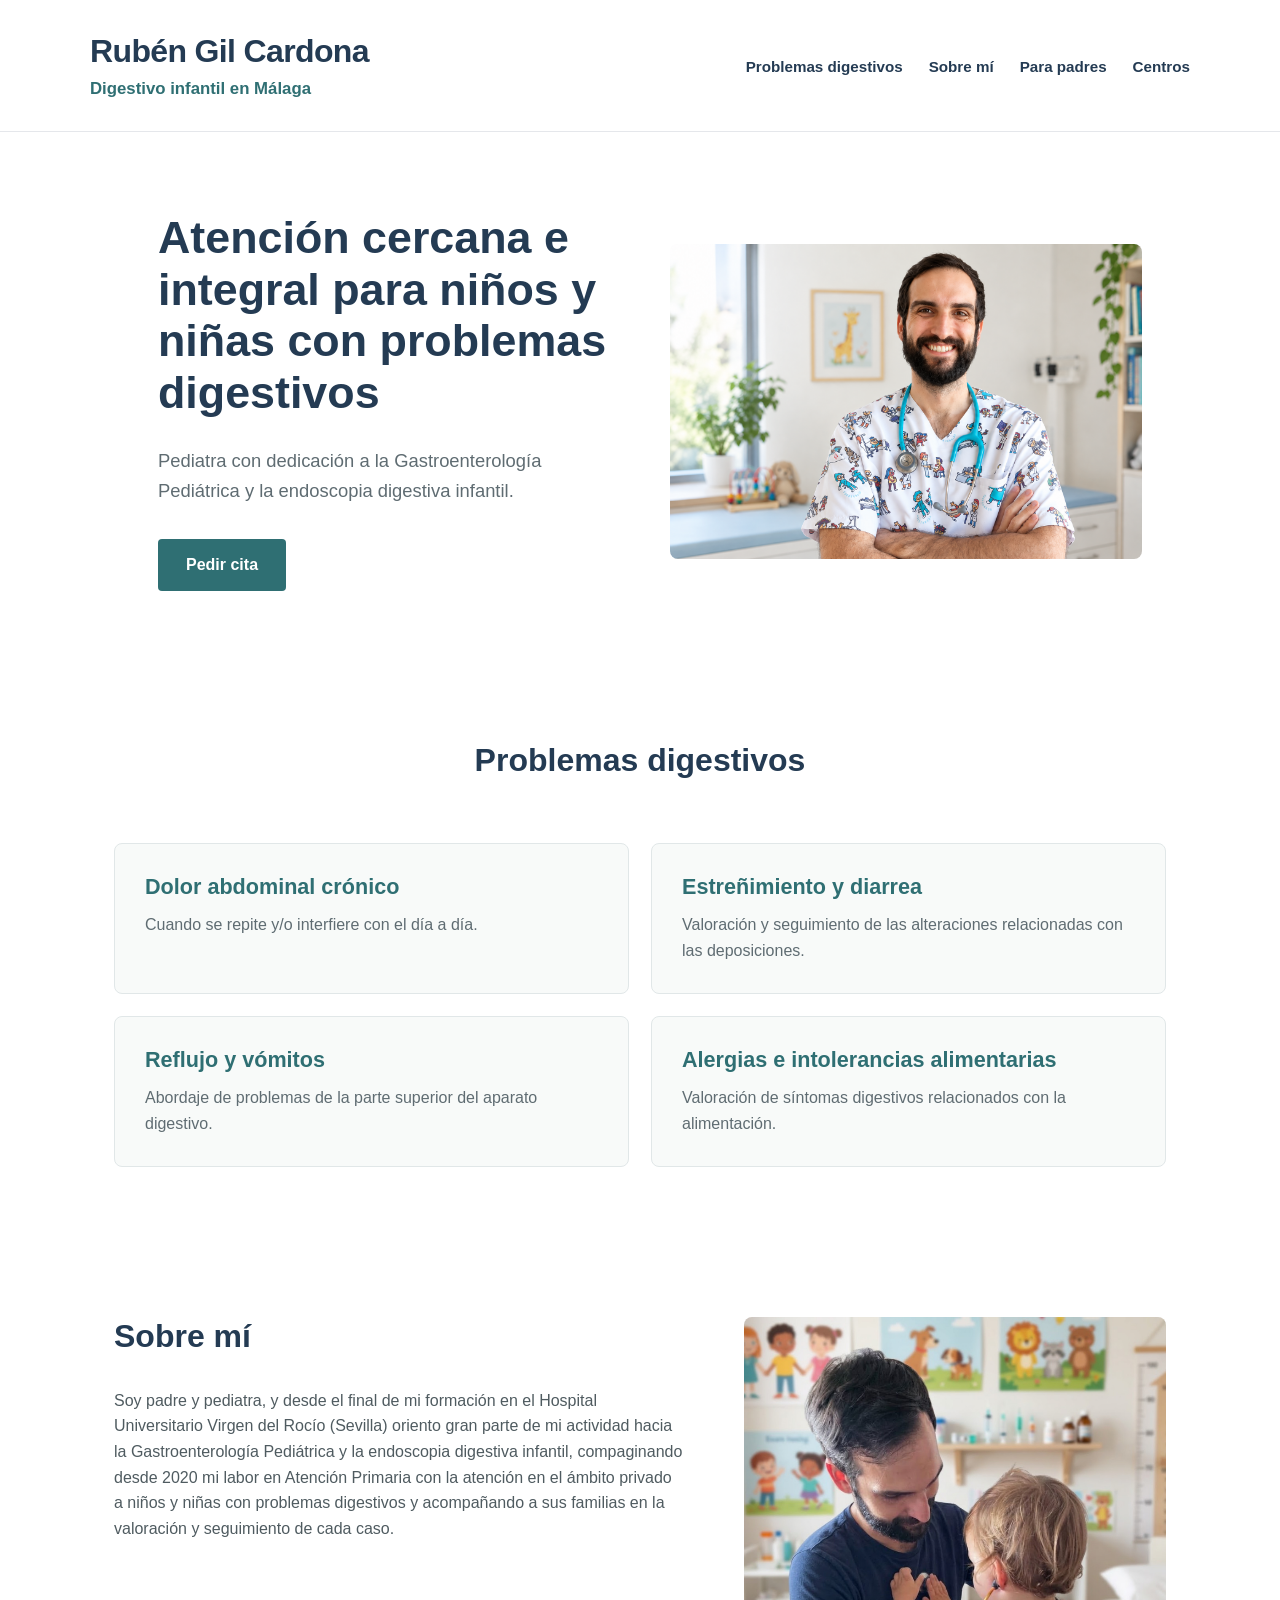
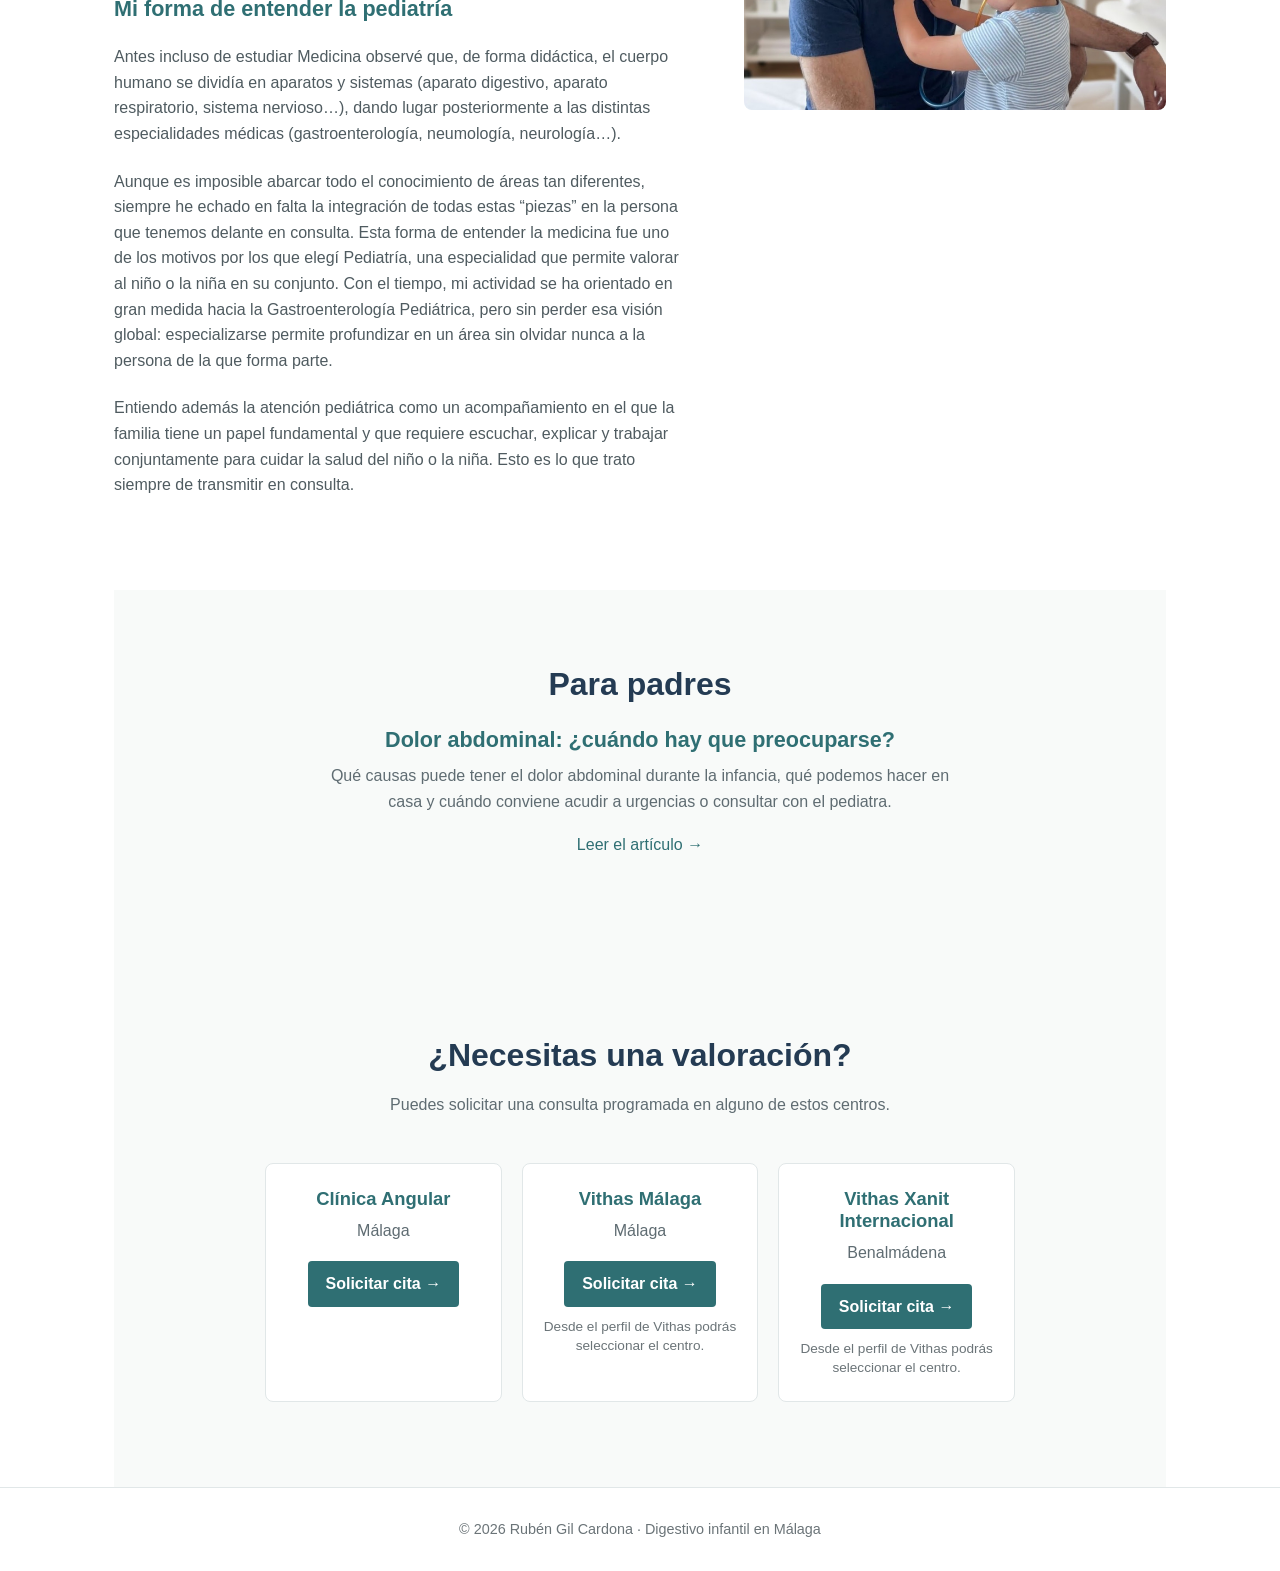
<file: index.html>
<!DOCTYPE html>
<html lang="es">
<head>
  <meta charset="UTF-8">
  <meta name="viewport" content="width=device-width, initial-scale=1.0">

  <title>Rubén Gil Cardona | Digestivo infantil en Málaga</title>

  <meta name="description" content="Rubén Gil Cardona, pediatra con dedicación a la Gastroenterología Pediátrica y la endoscopia digestiva infantil en Málaga. Atención cercana e integral para niños y niñas con problemas digestivos.">

  <link rel="canonical" href="https://rubengilpediatra.es/">

<meta name="google-site-verification" content="cBncr_xajSxtsT8w6PmEui8gW7ySOHb9mTI4gFw9WzY" />

<link rel="stylesheet" href="style.css">
</head>

<body>

 <header class="site-header">

  <div class="site-header-content">
    <div class="site-header-brand">
      <h1>Rubén Gil Cardona</h1>
      <p>Digestivo infantil en Málaga</p>
    </div>

   <nav class="site-nav">
  <a href="#problemas">Problemas digestivos</a>
  <a href="#sobre-mi">Sobre mí</a>
  <a href="#para-padres">Para padres</a>
  <a href="#centros">Centros</a>
</nav>
  </div>

</header>

  <main>

    <section class="hero">

  <div class="hero-content">
    <h2>Atención cercana e integral para niños y niñas con problemas digestivos</h2>

    <p>
      Pediatra con dedicación a la Gastroenterología Pediátrica y la
      endoscopia digestiva infantil.
    </p>

    <a href="#centros">Pedir cita</a>
  </div>

  <div class="hero-image">
    <img src="foto-hero.png" alt="Rubén Gil Cardona, pediatra especializado en Gastroenterología Pediátrica">
  </div>

</section>

<section id="problemas" class="problemas">
  <h2>Problemas digestivos</h2>

      <article>
        <h3>Dolor abdominal crónico</h3>
        <p>
          Cuando se repite y/o interfiere con el día a día.
        </p>
      </article>

      <article>
        <h3>Estreñimiento y diarrea</h3>
        <p>
          Valoración y seguimiento de las alteraciones relacionadas
          con las deposiciones.
        </p>
      </article>

      <article>
        <h3>Reflujo y vómitos</h3>
        <p>
          Abordaje de problemas de la parte superior del aparato digestivo.
        </p>
      </article>

      <article>
        <h3>Alergias e intolerancias alimentarias</h3>
        <p>
          Valoración de síntomas digestivos relacionados con la alimentación.
        </p>
      </article>
    </section>

    <section id="sobre-mi" class="sobre-mi">

  <div class="sobre-mi-contenido">

    <h2>Sobre mí</h2>

    <p>
      Soy padre y pediatra, y desde el final de mi formación en el Hospital
      Universitario Virgen del Rocío (Sevilla) oriento gran parte de mi
      actividad hacia la Gastroenterología Pediátrica y la endoscopia
      digestiva infantil, compaginando desde 2020 mi labor en Atención
      Primaria con la atención en el ámbito privado a niños y niñas con
      problemas digestivos y acompañando a sus familias en la valoración
      y seguimiento de cada caso.
    </p>

    <h3>Mi forma de entender la pediatría</h3>

    <p>
      Antes incluso de estudiar Medicina observé que, de forma didáctica,
      el cuerpo humano se dividía en aparatos y sistemas (aparato digestivo,
      aparato respiratorio, sistema nervioso…), dando lugar posteriormente
      a las distintas especialidades médicas (gastroenterología, neumología,
      neurología…).
    </p>

    <p>
      Aunque es imposible abarcar todo el conocimiento de áreas tan
      diferentes, siempre he echado en falta la integración de todas estas
      “piezas” en la persona que tenemos delante en consulta. Esta forma de
      entender la medicina fue uno de los motivos por los que elegí
      Pediatría, una especialidad que permite valorar al niño o la niña en
      su conjunto. Con el tiempo, mi actividad se ha orientado en gran
      medida hacia la Gastroenterología Pediátrica, pero sin perder esa
      visión global: especializarse permite profundizar en un área sin
      olvidar nunca a la persona de la que forma parte.
    </p>

    <p>
      Entiendo además la atención pediátrica como un acompañamiento en el
      que la familia tiene un papel fundamental y que requiere escuchar,
      explicar y trabajar conjuntamente para cuidar la salud del niño o la
      niña. Esto es lo que trato siempre de transmitir en consulta.
    </p>

  </div>

  <div class="sobre-mi-imagen">
    <img
      src="foto-sobre-mi.jpg"
      alt="Rubén Gil Cardona junto a una niña durante una exploración pediátrica"
    >
  </div>

</section>

    
<section id="para-padres" class="para-padres">
  <h2>Para padres</h2>

  <div class="recurso">
    <h3>
      <a href="dolor-abdominal.html">
        Dolor abdominal: ¿cuándo hay que preocuparse?
      </a>
    </h3>

    <p>
      Qué causas puede tener el dolor abdominal durante la infancia,
      qué podemos hacer en casa y cuándo conviene acudir a urgencias
      o consultar con el pediatra.
    </p>

    <p>
      <a href="dolor-abdominal.html">Leer el artículo →</a>
    </p>
  </div>
</section>
    

   <section id="centros" class="cta-centros">
  <h2>¿Necesitas una valoración?</h2>

  <p>
    Puedes solicitar una consulta programada en alguno de estos centros.
  </p>

  <div class="lista-centros">

    <div>
      <h3>Clínica Angular</h3>
      <p>Málaga</p>
      <a href="https://online.archivexclinical.com/login/rzPTw9Y167d2pmu3sdtswMXJrXtxXT" target="_blank" rel="noopener noreferrer">
        Solicitar cita →
      </a>
    </div>

    <div>
      <h3>Vithas Málaga</h3>
      <p>Málaga</p>
      <a href="https://vithas.es/medico/gil-cardona-ruben/" target="_blank" rel="noopener noreferrer">
        Solicitar cita →
      </a>
      <small>Desde el perfil de Vithas podrás seleccionar el centro.</small>
    </div>

    <div>
      <h3>Vithas Xanit Internacional</h3>
      <p>Benalmádena</p>
      <a href="https://vithas.es/medico/gil-cardona-ruben/" target="_blank" rel="noopener noreferrer">
        Solicitar cita →
      </a>
      <small>Desde el perfil de Vithas podrás seleccionar el centro.</small>
    </div>

  </div>
</section>

  </main>

  <footer>
    <p>© 2026 Rubén Gil Cardona · Digestivo infantil en Málaga</p>
  </footer>

</body>
</html>
</file>
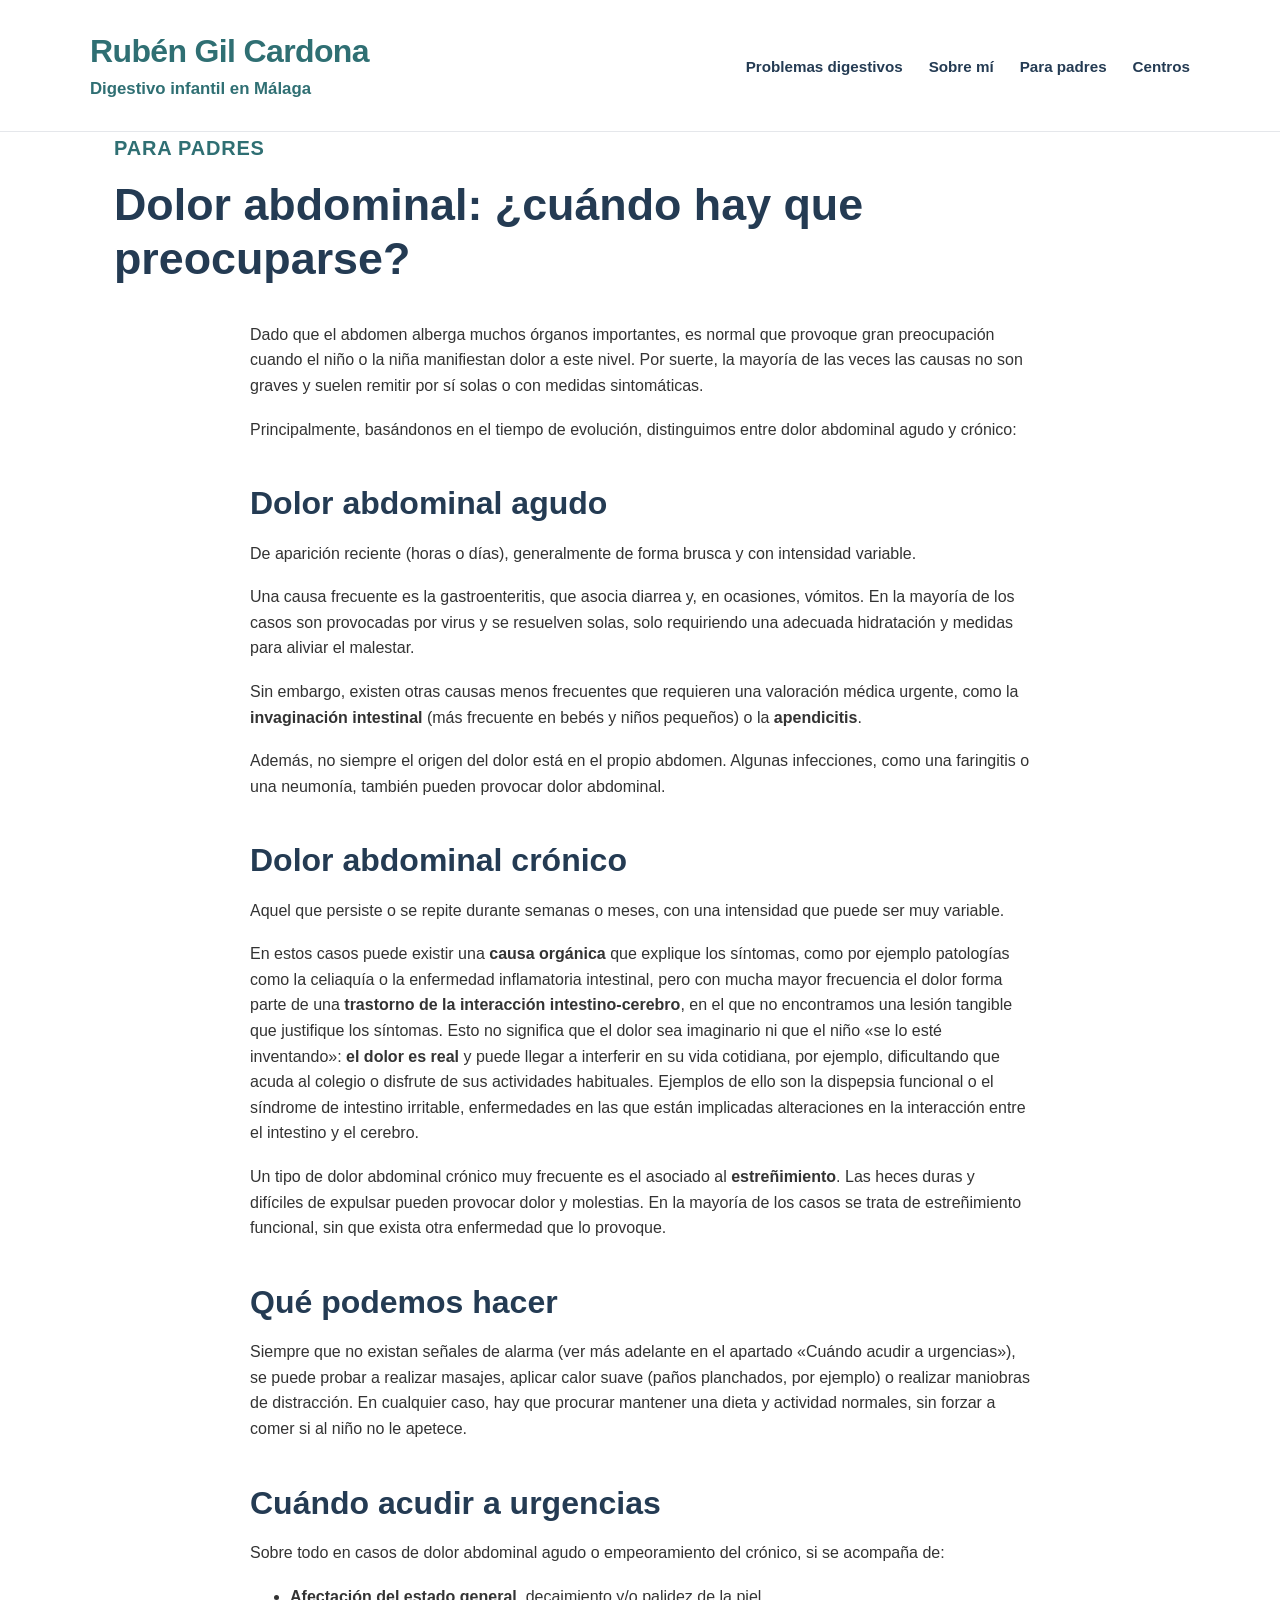
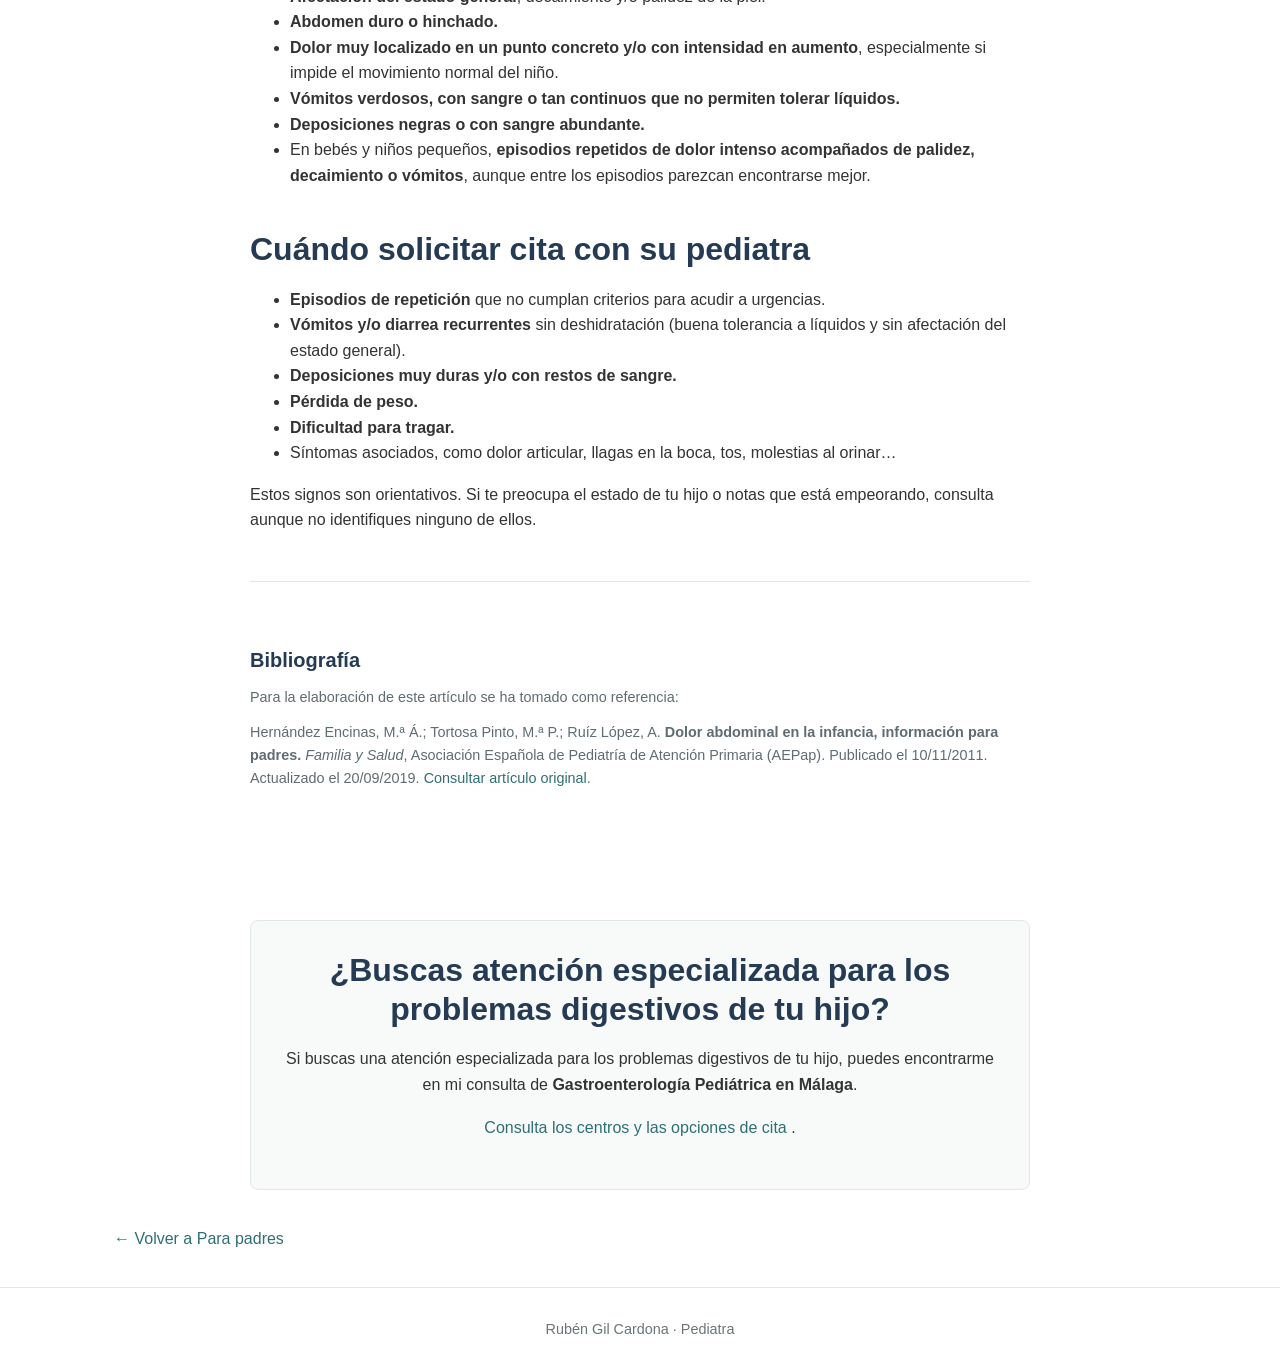
<file: dolor-abdominal.html>
<!DOCTYPE html>
<html lang="es">
<head>
  <meta charset="UTF-8">
  <meta name="viewport" content="width=device-width, initial-scale=1.0">

  <title>Dolor abdominal en niños: ¿cuándo hay que preocuparse? | Rubén Gil</title>
  <meta name="description" content="Dolor abdominal en niños: causas frecuentes, qué podemos hacer en casa y cuándo acudir a urgencias o solicitar cita con el pediatra.">
  <meta name="author" content="Rubén Gil Cardona">
  <meta name="robots" content="index, follow">
  <link rel="canonical" href="https://rubengilpediatra.es/dolor-abdominal.html">

  <link rel="stylesheet" href="style.css">
</head>

<body>

  
<header class="site-header">
  <div class="site-header-content">
    <div class="site-header-brand">
      <h1><a href="index.html">Rubén Gil Cardona</a></h1>
      <p>Digestivo infantil en Málaga</p>
    </div>

    <nav class="site-nav" aria-label="Navegación principal">
      <a href="index.html#problemas">Problemas digestivos</a>
      <a href="index.html#sobre-mi">Sobre mí</a>
      <a href="index.html#para-padres">Para padres</a>
      <a href="index.html#centros">Centros</a>
    </nav>
  </div>
</header>


  <main class="container article-container">

    <article>
      <header class="article-header">
        <p class="article-category">Para padres</p>
        <h1>Dolor abdominal: ¿cuándo hay que preocuparse?</h1>
      </header>

      <div class="article-content">

        <p>
          Dado que el abdomen alberga muchos órganos importantes, es
          normal que provoque gran preocupación cuando el niño o la niña
          manifiestan dolor a este nivel. Por suerte, la mayoría de las
          veces las causas no son graves y suelen remitir por sí solas
          o con medidas sintomáticas.
        </p>

        <p>
          Principalmente, basándonos en el tiempo de evolución,
          distinguimos entre dolor abdominal agudo y crónico:
        </p>

        <h2>Dolor abdominal agudo</h2>

        <p>
          De aparición reciente (horas o días), generalmente de forma
          brusca y con intensidad variable.
        </p>

        <p>
          Una causa frecuente es la gastroenteritis, que asocia diarrea
          y, en ocasiones, vómitos. En la mayoría de los casos son
          provocadas por virus y se resuelven solas, solo requiriendo
          una adecuada hidratación y medidas para aliviar el malestar.
        </p>

        <p>
          Sin embargo, existen otras causas menos frecuentes que
          requieren una valoración médica urgente, como la
          <strong>invaginación intestinal</strong> (más frecuente en
          bebés y niños pequeños) o la <strong>apendicitis</strong>.
        </p>

        <p>
          Además, no siempre el origen del dolor está en el propio
          abdomen. Algunas infecciones, como una faringitis o una
          neumonía, también pueden provocar dolor abdominal.
        </p>

        <h2>Dolor abdominal crónico</h2>

        <p>
          Aquel que persiste o se repite durante semanas o meses,
          con una intensidad que puede ser muy variable.
        </p>

        <p>
          En estos casos puede existir una <strong>causa orgánica</strong>
          que explique los síntomas, como por ejemplo patologías como
          la celiaquía o la enfermedad inflamatoria intestinal, pero
          con mucha mayor frecuencia el dolor forma parte de una
          <strong>trastorno de la interacción intestino-cerebro</strong>,
          en el que no encontramos una lesión tangible que justifique los síntomas.
          Esto no significa que el dolor sea imaginario ni que el niño
          «se lo esté inventando»: <strong>el dolor es real</strong>
          y puede llegar a interferir en su vida cotidiana, por ejemplo,
          dificultando que acuda al colegio o disfrute de sus actividades
          habituales. Ejemplos de ello son la dispepsia funcional o el
          síndrome de intestino irritable, enfermedades en las que están
          implicadas alteraciones en la interacción entre el intestino
          y el cerebro.
        </p>

        <p>
          Un tipo de dolor abdominal crónico muy frecuente es el
          asociado al <strong>estreñimiento</strong>. Las heces duras
          y difíciles de expulsar pueden provocar dolor y molestias.
          En la mayoría de los casos se trata de estreñimiento
          funcional, sin que exista otra enfermedad que lo provoque.
        </p>

        <h2>Qué podemos hacer</h2>

        <p>
          Siempre que no existan señales de alarma (ver más adelante
          en el apartado «Cuándo acudir a urgencias»), se puede probar
          a realizar masajes, aplicar calor suave (paños planchados,
          por ejemplo) o realizar maniobras de distracción. En cualquier
          caso, hay que procurar mantener una dieta y actividad normales,
          sin forzar a comer si al niño no le apetece.
        </p>

        <h2>Cuándo acudir a urgencias</h2>

        <p>
          Sobre todo en casos de dolor abdominal agudo o empeoramiento
          del crónico, si se acompaña de:
        </p>

        <ul>
          <li>
            <strong>Afectación del estado general</strong>, decaimiento
            y/o palidez de la piel.
          </li>
          <li><strong>Abdomen duro o hinchado.</strong></li>
          <li>
            <strong>Dolor muy localizado en un punto concreto y/o con
            intensidad en aumento</strong>, especialmente si impide
            el movimiento normal del niño.
          </li>
          <li>
            <strong>Vómitos verdosos, con sangre o tan continuos que
            no permiten tolerar líquidos.</strong>
          </li>
          <li><strong>Deposiciones negras o con sangre abundante.</strong></li>
          <li>
            En bebés y niños pequeños, <strong>episodios repetidos de
            dolor intenso acompañados de palidez, decaimiento o vómitos</strong>,
            aunque entre los episodios parezcan encontrarse mejor.
          </li>
        </ul>

        <h2>Cuándo solicitar cita con su pediatra</h2>

        <ul>
          <li>
            <strong>Episodios de repetición</strong> que no cumplan
            criterios para acudir a urgencias.
          </li>
          <li>
            <strong>Vómitos y/o diarrea recurrentes</strong> sin
            deshidratación (buena tolerancia a líquidos y sin afectación
            del estado general).
          </li>
          <li><strong>Deposiciones muy duras y/o con restos de sangre.</strong></li>
          <li><strong>Pérdida de peso.</strong></li>
          <li><strong>Dificultad para tragar.</strong></li>
          <li>
            Síntomas asociados, como dolor articular, llagas en la boca,
            tos, molestias al orinar…
          </li>
        </ul>

        <p>
          Estos signos son orientativos. Si te preocupa el estado de tu
          hijo o notas que está empeorando, consulta aunque no identifiques
          ninguno de ellos.
        </p>
        
<section class="article-references">
  <h2>Bibliografía</h2>

  <p>
    Para la elaboración de este artículo se ha tomado como referencia:
  </p>

  <p>
    Hernández Encinas, M.ª Á.; Tortosa Pinto, M.ª P.; Ruíz López, A.
    <strong>Dolor abdominal en la infancia, información para padres.</strong>
    <em>Familia y Salud</em>, Asociación Española de Pediatría de
    Atención Primaria (AEPap). Publicado el 10/11/2011.
    Actualizado el 20/09/2019.
    <a
      href="https://www.familiaysalud.es/sintomas-y-enfermedades/aparato-digestivo/sintomas-digestivos/dolor-abdominal-en-la-infancia"
      target="_blank"
      rel="noopener noreferrer"
    >Consultar artículo original</a>.
  </p>
</section>

        <aside class="article-cta">
          <h2>¿Buscas atención especializada para los problemas digestivos de tu hijo?</h2>
          <p>
            Si buscas una atención especializada para los problemas
            digestivos de tu hijo, puedes encontrarme en mi consulta de
            <strong>Gastroenterología Pediátrica en Málaga</strong>.
          </p>
          <p>
            <a href="index.html#centros">
              Consulta los centros y las opciones de cita
            </a>.
          </p>
        </aside>

      </div>
    </article>

    <p class="back-link">
      <a href="index.html#para-padres">← Volver a Para padres</a>
    </p>

  </main>

  <footer class="site-footer">
    <div class="container">
      <p>Rubén Gil Cardona · Pediatra</p>
    </div>
  </footer>

</body>
</html>
</file>
<file: style.css>
/* =========================
   BASE
   ========================= */

* {
  box-sizing: border-box;
}

html {
  scroll-behavior: smooth;
}

body {
  margin: 0;
  font-family: Arial, Helvetica, sans-serif;
  color: #333333;
  background-color: #ffffff;
  line-height: 1.6;
}

img {
  max-width: 100%;
  height: auto;
  display: block;
}

/* =========================
   CONTENIDO
   ========================= */

main {
  width: 100%;
  max-width: 1100px;
  margin: 0 auto;
  padding: 0 24px;
}

section {
  padding: 70px 0;
}

/* =========================
   TIPOGRAFÍA
   ========================= */

h1,
h2,
h3 {
  margin-top: 0;
  line-height: 1.2;
  color: #243b53;
}

h1 {
  font-size: 2.8rem;
  margin-bottom: 20px;
}

h2 {
  font-size: 2rem;
  margin-bottom: 20px;
}

h3 {
  font-size: 1.35rem;
  margin-bottom: 10px;
}

p {
  margin-top: 0;
  margin-bottom: 18px;
}

/* =========================
   ENLACES
   ========================= */

a {
  color: #2f6f73;
  text-decoration: none;
}

a:hover {
  text-decoration: underline;
}

/* =========================
   MÓVIL
   ========================= */

@media (max-width: 700px) {

  main {
    padding: 0 20px;
  }

  section {
    padding: 50px 0;
  }

  h1 {
    font-size: 2.2rem;
  }

  h2 {
    font-size: 1.7rem;
  }

  h3 {
    font-size: 1.25rem;
  }
}
/* =========================
   CABECERA
   ========================= */

.site-header {
  padding: 32px 24px 28px;
  text-align: center;
  border-bottom: 1px solid #e5e7eb;
}

.site-header h1 {
  margin-bottom: 6px;
  font-size: 2rem;
  letter-spacing: -0.02em;
}

.site-header p {
  margin: 0;
  color: #2f6f73;
  font-size: 1.05rem;
  font-weight: 600;
}
.site-header-content {
  max-width: 1100px;
  margin: 0 auto;
  display: flex;
  align-items: center;
  justify-content: space-between;
  gap: 40px;
}

.site-header-brand {
  text-align: left;
}

.site-nav {
  display: flex;
  align-items: center;
  gap: 26px;
}

.site-nav a {
  color: #243b53;
  font-size: 0.95rem;
  font-weight: 600;
  text-decoration: none;
  transition: color 0.2s ease;
}

.site-nav a:hover {
  color: #2f6f73;
  text-decoration: none;
}


/* Móvil */

@media (max-width: 700px) {

  .site-header-content {
    flex-direction: column;
    gap: 20px;
  }

  .site-header-brand {
    text-align: center;
  }

  .site-nav {
    width: 100%;
    display: grid;
    grid-template-columns: 1fr 1fr;
    gap: 0;
    border-top: 1px solid #e5e7eb;
    border-bottom: 1px solid #e5e7eb;
  }

  .site-nav a {
    padding: 10px 8px;
    text-align: center;
    font-size: 0.9rem;
  }

  .site-nav a:nth-child(odd) {
    border-right: 1px solid #d5dddd;
  }

  .site-nav a:nth-child(-n+2) {
    border-bottom: 1px solid #d5dddd;
  }

}
/* =========================
   HERO
   ========================= */

.hero {
  max-width: 1100px;
  margin: 0 auto;
  padding: 80px 24px;
  display: grid;
  grid-template-columns: 1fr 1fr;
  gap: 60px;
  align-items: center;
}

.hero-content {
  padding-left: 20px;
}

.hero h2 {
  font-size: 2.8rem;
  max-width: 560px;
  margin: 0 0 28px;
  line-height: 1.15;
}

.hero p {
  max-width: 520px;
  margin: 0 0 34px;
  font-size: 1.15rem;
  color: #5f6c72;
}

.hero a {
  display: inline-block;
  padding: 13px 28px;
  background-color: #2f6f73;
  color: #ffffff;
  border-radius: 4px;
  font-weight: 600;
  text-decoration: none;
}

.hero a:hover {
  background-color: #24585b;
  text-decoration: none;
}

.hero-image {
  width: 100%;
}

.hero-image img {
  width: 100%;
  height: auto;
  border-radius: 8px;
}


/* Móvil */

@media (max-width: 700px) {

  .hero {
    grid-template-columns: 1fr;
    gap: 40px;
    padding: 60px 20px;
  }

  .hero-content {
    padding-left: 0;
    text-align: center;
  }

  .hero h2 {
    font-size: 2.1rem;
    margin-left: auto;
    margin-right: auto;
  }

  .hero p {
    font-size: 1.05rem;
    margin-left: auto;
    margin-right: auto;
  }

  .hero-image {
    max-width: 500px;
    margin: 0 auto;
  }

}

/* =========================
   HERO EN MÓVIL
   ========================= */

@media (max-width: 700px) {

  .hero {
    padding: 70px 20px;
  }

  .hero h2 {
    font-size: 2.1rem;
  }

  .hero p {
    font-size: 1.05rem;
  }
}
/* =========================
   PROBLEMAS DIGESTIVOS
   ========================= */

.problemas {
  padding-top: 70px;
  padding-bottom: 80px;
  display: grid;
  grid-template-columns: repeat(2, minmax(0, 1fr));
  gap: 22px;
}

.problemas > h2 {
  grid-column: 1 / -1;
  text-align: center;
  margin-bottom: 42px;
}

.problemas article {
  padding: 30px;
  border: 1px solid #e1e7e8;
  border-radius: 8px;
  background-color: #f8faf9;
  transition: transform 0.2s ease, box-shadow 0.2s ease;
}

.problemas article h3 {
  color: #2f6f73;
  margin-bottom: 12px;
}

.problemas article p {
  margin-bottom: 0;
  color: #5f6c72;
}

.problemas article:hover {
  transform: translateY(-2px);
  box-shadow: 0 4px 14px rgba(36, 59, 83, 0.08);
}


/* Móvil */

@media (max-width: 700px) {

  .problemas {
    grid-template-columns: 1fr;
    gap: 16px;
  }

}
/* =========================
   SOBRE MÍ
   ========================= */

.sobre-mi {
  max-width: 1100px;
  margin: 0 auto;
  display: grid;
  grid-template-columns: 1.15fr 0.85fr;
  gap: 60px;
  align-items: start;
}

.sobre-mi-contenido {
  min-width: 0;
}

.sobre-mi h2 {
  margin-bottom: 32px;
}

.sobre-mi h3 {
  margin-top: 55px;
  margin-bottom: 22px;
  color: #2f6f73;
}

.sobre-mi p {
  color: #4f5b60;
  margin-bottom: 22px;
}

.sobre-mi-imagen {
  position: sticky;
  top: 30px;
}

.sobre-mi-imagen img {
  width: 100%;
  height: auto;
  border-radius: 8px;
  display: block;
}


/* Móvil */

@media (max-width: 700px) {

  .sobre-mi {
    grid-template-columns: 1fr;
    gap: 35px;
  }

  .sobre-mi-imagen {
    position: static;
    max-width: 600px;
    margin: 0 auto;
  }

}
/* =========================
   PARA PADRES
   ========================= */

.para-padres {
  text-align: center;
  background-color: #f8faf9;
  padding: 75px 24px;
}

.para-padres h2 {
  margin-bottom: 24px;
}

.para-padres p {
  max-width: 650px;
  margin-left: auto;
  margin-right: auto;
  color: #5f6c72;
}

.para-padres strong {
  color: #2f6f73;
}
/* =========================
   CTA Y CENTROS
   ========================= */

.cta-centros {
  text-align: center;
  background-color: #f8faf9;
  padding: 85px 24px;
}

.cta-centros h2 {
  margin-bottom: 18px;
}

.cta-centros > p {
  max-width: 600px;
  margin: 0 auto 45px;
  color: #5f6c72;
}

.lista-centros {
  max-width: 750px;
  margin: 0 auto;
  display: grid;
  grid-template-columns: repeat(3, 1fr);
  gap: 20px;
}

.lista-centros > div {
  padding: 24px 18px;
  background-color: #ffffff;
  border: 1px solid #e1e7e8;
  border-radius: 8px;
}

.lista-centros h3 {
  margin-bottom: 8px;
  color: #2f6f73;
  font-size: 1.15rem;
}

.lista-centros p {
  margin: 0;
  color: #5f6c72;
}
.lista-centros a {
  display: inline-block;
  margin-top: 18px;
  padding: 10px 18px;
  background-color: #2f6f73;
  color: #ffffff;
  border-radius: 4px;
  font-weight: 600;
  text-decoration: none;
  transition: transform 0.2s ease, box-shadow 0.2s ease, background-color 0.2s ease;
}

.lista-centros a:hover {
  background-color: #24585b;
  transform: translateY(-2px);
  box-shadow: 0 4px 14px rgba(36, 59, 83, 0.08);
  text-decoration: none;
}

.lista-centros small {
  display: block;
  margin-top: 10px;
  color: #6b7478;
  font-size: 0.85rem;
  line-height: 1.4;
}


/* Móvil */

@media (max-width: 700px) {

  .lista-centros {
    grid-template-columns: 1fr;
    gap: 14px;
  }

}
/* =========================
   PIE DE PÁGINA
   ========================= */

footer {
  padding: 30px 24px;
  text-align: center;
  border-top: 1px solid #e1e7e8;
  color: #6b7478;
  font-size: 0.9rem;
}

footer p {
  margin: 0;
}
/* =========================
   AJUSTE SOBRE MÍ
   ========================= */

.sobre-mi {
  display: grid;
  grid-template-columns: 1.15fr 0.85fr;
  gap: 60px;
  align-items: start;
}

.sobre-mi-contenido {
  min-width: 0;
}

.sobre-mi-imagen {
  width: 100%;
}

.sobre-mi-imagen img {
  width: 100%;
  height: auto;
  display: block;
  border-radius: 8px;
}

@media (max-width: 700px) {

  .sobre-mi {
    grid-template-columns: 1fr;
    gap: 35px;
  }

}
.sobre-mi-imagen {
  max-width: 430px;
  margin: 0 auto;
}

/* =========================
   ARTÍCULO PARA PADRES
   ========================= */

.article-header {
  margin-bottom: 36px;
}

.article-category {
  margin-bottom: 14px;
  color: #2f6f73;
  font-size: 1.25rem;
  font-weight: 700;
  letter-spacing: 0.04em;
  text-transform: uppercase;
}

.article-header h1 {
  margin-bottom: 24px;
}

.article-content {
  max-width: 780px;
  margin: 0 auto;
}

.article-content h2 {
  margin-top: 42px;
  margin-bottom: 18px;
}

.article-cta {
  margin-top: 48px;
  padding: 30px;
  background-color: #f8faf9;
  border: 1px solid #e1e7e8;
  border-radius: 8px;
  text-align: center;
}

.article-cta h2 {
  margin-top: 0;
}

.back-link {
  margin: 36px 0;
}

@media (max-width: 700px) {
  .article-category {
    font-size: 1.1rem;
  }

  .article-cta {
    padding: 24px 18px;
  }
}
.article-references {
  margin-top: 48px;
  padding-top: 24px;
  border-top: 1px solid #e1e7e8;
  font-size: 0.9rem;
  color: #5f6c72;
}

.article-references h2 {
  font-size: 1.25rem;
  margin-bottom: 14px;
}

.article-references p {
  margin-bottom: 12px;
}
</file>
